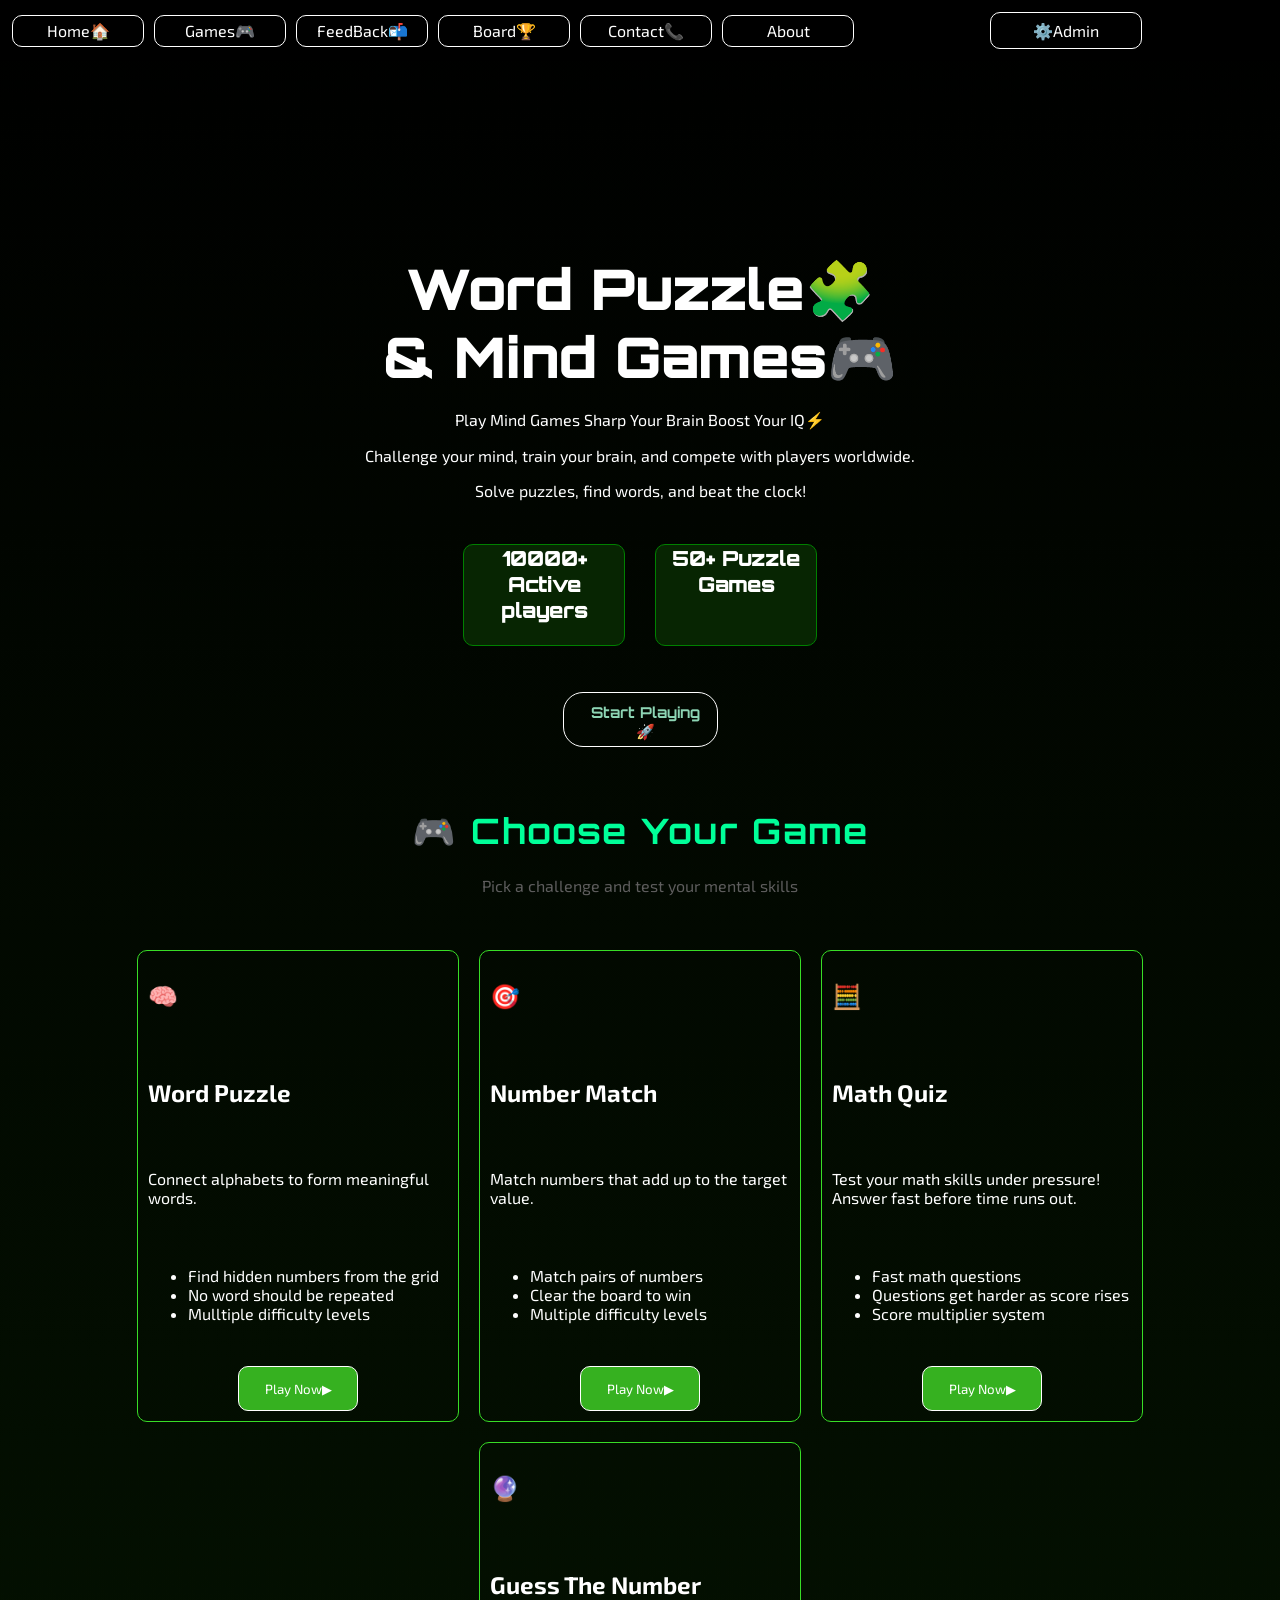
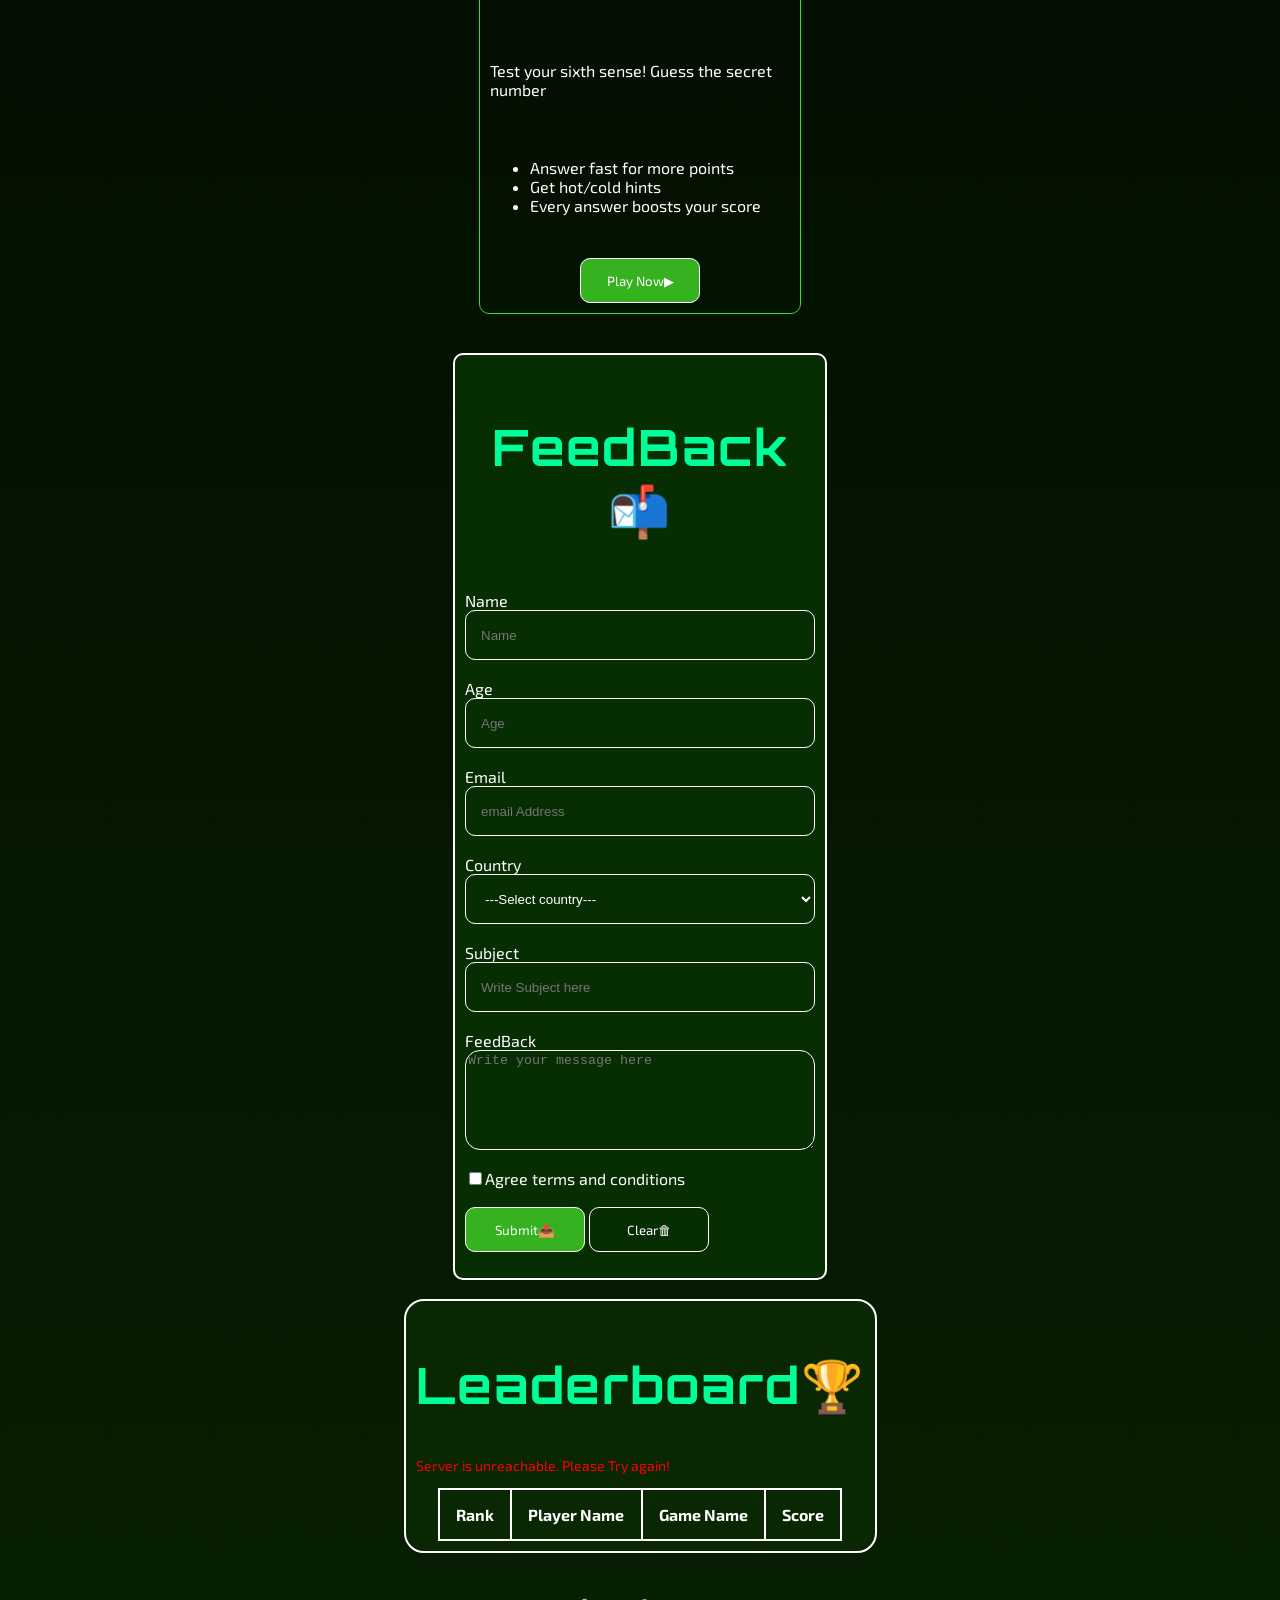
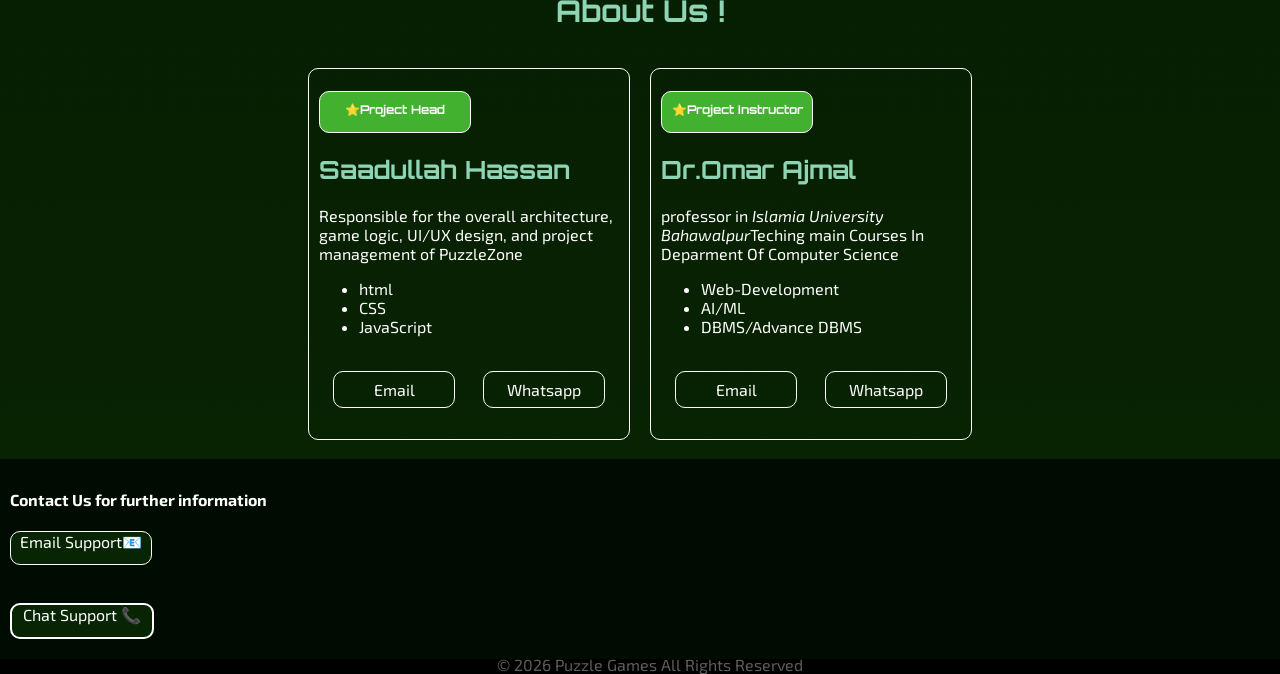
<file: index.html>
<html lang="en">

<head>
  <meta charset="UTF-8" />
  <meta name="viewport" content="width=device-width, initial-scale=1.0" />
  <title>Word Puzzle🧩 and Mind Games🎮</title>
  <link rel="preconnect" href="https://fonts.googleapis.com">
  <link rel="preconnect" href="https://fonts.gstatic.com" crossorigin>
  <link
    href="https://fonts.googleapis.com/css2?family=Exo+2:ital,wght@0,300;0,400;0,600;0,700;0,900;1,700&family=Orbitron:wght@400;700;900&display=swap"
    rel="stylesheet">
  <link href="https://fonts.googleapis.com/css2?family=Orbitron:wght@400;700&display=swap" rel="stylesheet">
  <link rel="stylesheet" href="./styles.css" />
</head>

<body>
  <header id="header">
    <nav class="games-nav">
      <a class="web-nav" href="#home">Home🏠</a>
      <a class="web-nav" href="#games">Games🎮</a>
      <a class="web-nav" href="#FeedBack">FeedBack📬</a>
      <a class="web-nav" href="#leaderboard">Board🏆</a>
      <a class="web-nav" href="#support">Contact📞</a>
      <a class="web-nav" href="#aboutUs">About</a>
      <a class="web-nav" id="admn-nav" href="./admin.html">⚙️Admin</a>
    </nav>
  </header>
  <br>
  <br>
  <br>
  <br>
  <br>
  <br>
  <br>
  <br>
  <br>
  <br>
  <br>
  <main>
    <section id="home">
      <div id="main-hd">
        <h1 id="h1-1">Word Puzzle🧩<br> <span>& Mind Games🎮</span> </h1>
        <p>Play Mind Games Sharp Your Brain Boost Your IQ⚡</p>
        <p>
          Challenge your mind, train your brain, and compete with players
          worldwide.
        </p>
        <p>Solve puzzles, find words, and beat the clock!</p>
        <div id="stats">
          <h4 id="st-01">10000+ Active players</h4>
          <h4 id="st-02">50+ Puzzle Games</h4>
        </div>
      </div>
      <br>
      <button id="st-p">Start Playing 🚀</button>
    </section>
<br>
<br>

    <h1 id="h1-3">🎮 Choose Your Game</h1>
    <p id="p-1">Pick a challenge and test your mental skills</p>
    <br>
    <section id="games">

      <div id="card-01" class="g-cards">
        <h2>🧠</h2>
        <h2 id="g-cards-h2">Word Puzzle</h2>
        <p>Connect alphabets to form meaningful words.</p>
        <ul>
          <li>Find hidden numbers from the grid</li>
          <li>No word should be repeated</li>
          <li>Mulltiple difficulty levels</li>
        </ul>
        <div id="btn-1" class="p-btns">
          <button id="wrd-p-btn" class="btns">Play Now▶ </button>
        </div>
      </div>
      <div id="card-03" class="g-cards">
        <h2>🎯</h2>
        <h2 id="g-cards-h2">Number Match</h2>
        <p>Match numbers that add up to the target value.</p>
        <ul>
          <li>Match pairs of numbers</li>
          <li>Clear the board to win</li>
          <li>Multiple difficulty levels</li>
        </ul>
        <div id="btn-3" class="p-btns">
          <button id="nmbr-match-btn" class="btns">Play Now▶</button>
        </div>
      </div>
      <div id="card-04" class="g-cards">
        <h2>🧮</h2>
        <h2 id="g-cards-h2">Math Quiz</h2>
        <p>Test your math skills under pressure! Answer fast before time runs out.</p>
        <ul>
          <li>Fast math questions</li>
          <li>Questions get harder as score rises</li>
          <li>Score multiplier system</li>
        </ul>
        <div id="btn-4" class="p-btns">
          <button id="mth-q-btn" class="btns">Play Now▶</button>
        </div>
      </div>
      <div id="card-05" class="g-cards">
        <h2>🔮</h2>
        <h2 id="g-cards-h2">Guess The Number</h2>
        <p>Test your sixth sense! Guess the secret number </p>
        <ul>
          <li>Answer fast for more points</li>
          <li>Get hot/cold hints</li>
          <li>Every answer boosts your score</li>
        </ul>
        <div id="btn-5" class="p-btns">
          <button id="Gss-nmbr-btn" class="btns">Play Now▶</button>
        </div>
      </div>
    </section>
    <br>
    <section id="FeedBack">
      <div id="fd-b" class="cont-1">
        <form action="#" method="post">
          <h3 id="fdb">FeedBack📬</h3>
          <div id="fedB-7" class="fdb-area">
            <label id="usr-name" for="name">Name
              <input id="inpt" class="inpt" type="text" placeholder="Name" />
              <span id="name-error" class="error-msg"></span>
            </label>
          </div>
          <br />
          <div id="fedB-1" class="fdb-area">
            <label id="usr-age" for="age">Age
              <input id="inpt-2" class="inpt" type="number" placeholder="Age" />
              <span id="age-error" class="error-msg"></span>
            </label>
          </div>
          <br />
          <div id="fedB-2" class="fdb-area">
            <label id="usr-mail" for="email">Email
              <input id="inpt-3" class="inpt" type="email" placeholder="email Address" required />
              <span id="email-error" class="error-msg"></span>
            </label>
          </div>
          <br />
          <div id="fedB-3" class="fdb-area">
            <label id="slct-country" for="country">Country</label>
            <select name="country" id="inpt-4" class="inpt">
              <option id="slct" value="">---Select country---</option>
              <option id="slct" value="PK">Pakistan</option>
              <option id="slct" value="US">United States</option>
              <option id="slct" value="CHI">China</option>
              <option id="slct" value="IND">India</option>
              <option id="slct" value="BAN">Bangladesh</option>
              <option id="slct" value="AFG">Afghanistan</option>
              <option id="slct" value="IRN">Iran</option>
              <option id="slct" value="Ger">Germany</option>
            </select>
            <span id="country-error" class="error-msg"></span>
          </div>
          <br />
          <div id="fedB-4" class="fdb-area">
            <label id="sbjct" for="subject">Subject
              <input id="inpt-5" class="inpt" type="text" placeholder="Write Subject here" />
              <span id="subject-error" class="error-msg"></span>
            </label>
          </div>
          <br />
          <div id="fedB-5" class="fdb-area">
            <label id="usr-fdb" for="FeedBack">FeedBack
              <textarea name="message" id="textarea" placeholder="Write your message here"></textarea>
              <span id="message-error" class="error-msg"></span>
            </label>
          </div>
          <br />
          <div id="fedB-6" class="fdb-area">
            <label for="101">
              <input name="terms" type="checkbox" id="101" required  />Agree terms and conditions
              <span id="tc-error" class="error-msg"></span>
            </label>
          </div>
          <br>
          <button type="submit" id="sub-btn" class="btns">Submit📤</button>
          <button type="reset" id="clr-btn" class="Clearbtn">Clear🗑</button>
        </form>
      </div>
    </section>

    <br>
    <section id="leaderboard">
      <div id="ld-01">
        <h2 id="ldr-hed">Leaderboard🏆</h2>
        <p id="loading-msg">Loading...</p>
        <p id="error-msg"></p>
        <table id="leaderboard-tbl">
          <thead>
          <tr id="tbl-hd">
            <th>Rank</th>
            <th>Player Name</th>
            <th>Game Name</th>
            <th>Score</th>
          </tr>
          </thead>
          <tbody id="tbl-body"> 

          </tbody>
        </table>
      </div>
    </section>
    <br>
      <div id="about-us">
         <h1 >About Us !</h1>
      </div>
      <br>
    <section id="aboutUs">
      <div id="saad">
        <p id="p-02" >⭐Project Head</p>
        <h2 id="h-name">Saadullah Hassan</h2>
        <p id="abtu-p">Responsible for the overall architecture, game logic, UI/UX design, and project management of PuzzleZone</p>
        <ul>
         <li id="skills">html</li>
         <li id="skills">CSS</li>
         <li id="skills">JavaScript</li>
         </ul>
         <br>
         <div id="cont-btns">
         <a id="cont-mail" class="abt-btn" href="mailto:saadullahhassan474@gmail.com">Email</a>
         <a id="cont-msg" class="abt-btn" href="https://wa.me/923357741537">Whatsapp</a>
         </div>
      </div>
      <div id="instructor">
        <p id="p-02">⭐Project Instructor</p>
        <h2 id="h-name">Dr.Omar Ajmal</h2>
        <p>professor in <i>Islamia University Bahawalpur</i>Teching main Courses In Deparment Of Computer Science </p>
        <ul>
         <li id="skill-1">Web-Development</li>
         <li id="skill-1">AI/ML</li>
         <li id="skill-1">DBMS/Advance DBMS</li>
        </ul>
        <br>
        <div id="cont-btns">
         <a id="cont-mail" class="abt-btn" href="mailto:omer.cs.iub@gmail.com">Email</a>
         <a id="cont-msg" class="abt-btn" href="https://wa.me/923346860593">Whatsapp</a>
        </div>
      </div>


    </section>
    <br>
    <footer id="support">
      <div class="support">
        <h4>Contact Us for further information</h4>
        <div id="e-sup"><a id="em-sup" href="mailto:saadullahhassan474@gmail.com">Email Support📧</a>
        </div>
        <br>
        <br>
        <div id="c-sup">
          <a id="ch-sup" href="https://wa.me/923357741537">Chat Support 📞</a>
        </div>
      </div>
      <P id="p-1">© 2026 Puzzle Games All Rights Reserved</p>
    </footer>
  </main>
   <div id="name-modal" class="hidden">
     <div id="modal-box">
        <h2>Enter Your Name</h2>
        <input type="text" id="player-name" placeholder="Your Name" />
        <button id="start-game-btn">Start Game</button>
     </div>
   </div>
   <div id="guess-game" class="hidden">
    <div id="guess-box">
        <h2>Guess The Number 🔮</h2>
        <p id="guess-player-name"></p>
        <p id="guess-hint">Guess a number between 1 and 100</p>
        <input type="number" id="guess-input" placeholder="Enter your guess" />
        <button id="guess-btn" class="btns">Guess!</button>
        <p id="guess-result"></p>
        <p id="guess-tries"></p>
    </div>
</div>
      <script src="./app.js"></script>
</body>

</html>
</file>
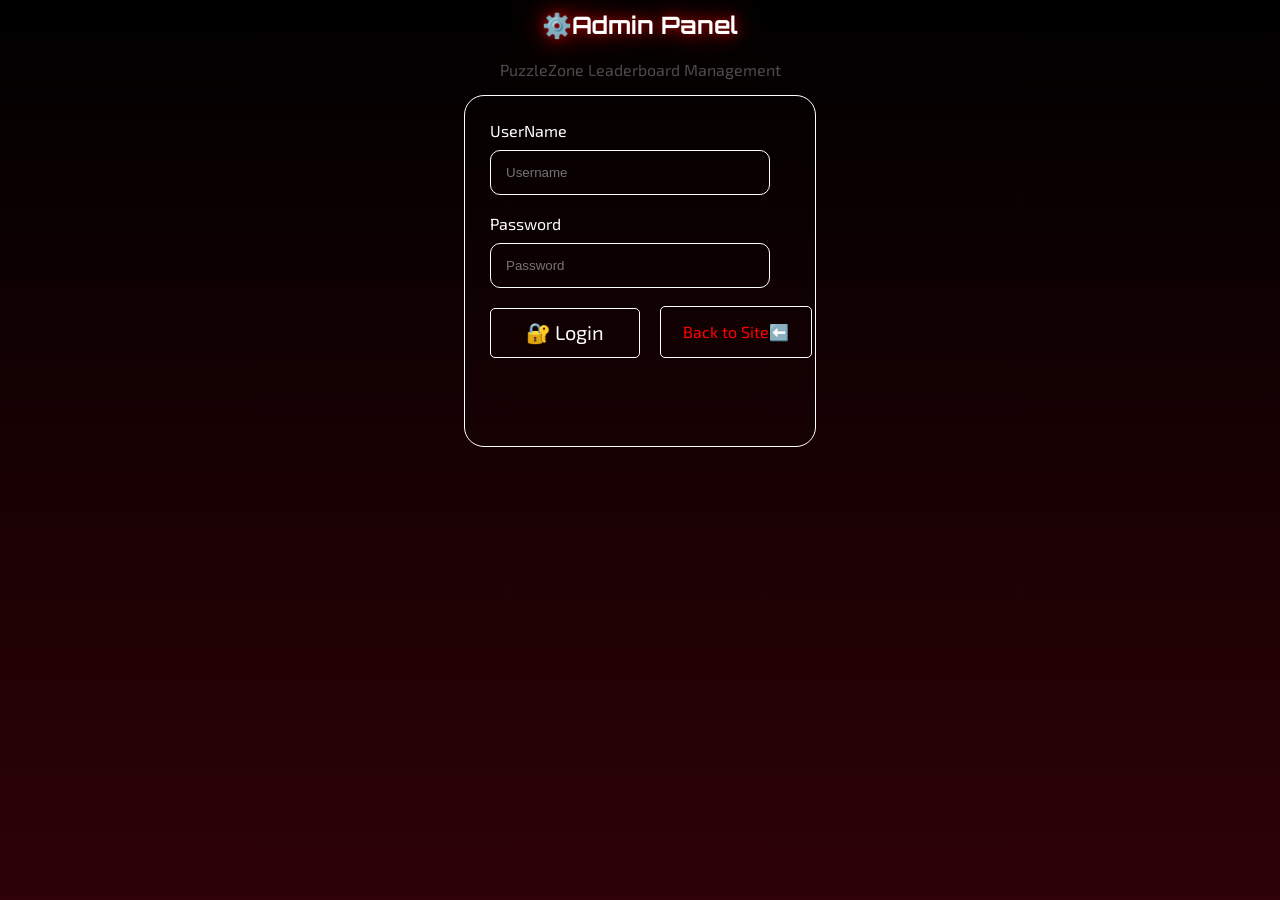
<file: admin.html>
<html lang="en">
  <head>
    <meta charset="UTF-8" />
    <meta name="viewport" content="width=device-width, initial-scale=1.0" />
    <title>Admin Panel</title>
    <link rel="preconnect" href="https://fonts.googleapis.com" />
    <link rel="preconnect" href="https://fonts.gstatic.com" crossorigin />
    <link
      href="https://fonts.googleapis.com/css2?family=Exo+2:ital,wght@0,300;0,400;0,600;0,700;0,900;1,700&family=Orbitron:wght@400;700;900&display=swap"
      rel="stylesheet"
    />
    <link
      href="https://fonts.googleapis.com/css2?family=Orbitron:wght@400;700&display=swap"
      rel="stylesheet"
    />
    <link rel="stylesheet" href="./styles.css" />
  </head>

  <body class="admin-page">
    <section id="password">
      <h1 id="admn-hd">⚙️Admin Panel</h1>
      <p id="main-p">PuzzleZone Leaderboard Management</p>
      <div id="log-sys">
        <label for="name"
          >UserName
          <input
            class="user-cred"
            type="text"
            placeholder="Username"
            required
          />
        </label>
        <br />
        <label for="password"
          >Password
          <input
            class="user-cred"
            type="password"
            placeholder="Password"
            required
          />
        </label>
        <div id="loginBtns">
          <button type="submit" id="log-in">🔐 Login</button>
          <a id="goBack" href="./index.html">Back to Site⬅️</a>
        </div>
        <p id="err-msg">❌ Wrong username or password.</p>
      </div>
    </section>

    <section id="admin-Panel">
      <h3 id="wlcm">Welcome Back Saad</h3>
      <h1 id="admin-hd">⚙️ PuzzleZone Admin</h1>
      <p id="admin-p">👤 admin</p>
      <div id="back-link">
        <a id="goBack" href="./index.html">Back to Site⬅️</a>
      </div>
    </section>

    <section id="statics">
      <div id="admin-stats">
        <h3 class="admn-stats">👥 Total Players :</h3>
        <h3 class="admn-stats">🏆 Highest Score :</h3>
        <h3 class="admn-stats">📬 Total Feedback :</h3>
      </div>
    </section>
    <section id="management">
        <h2 id="ld-mng">🏆 Leaderboard Management</h2>
      <div id="ldr-mng">
        <table id="admin-table">
          <thead>
            <tr>
              <th>Rank</th>
              <th>Player</th>
              <th>Game</th>
              <th>Score</th>
              <th>Date</th>
              <th>Actions</th>
            </tr>
          </thead>
          <tbody id="admin-tbody"></tbody>
        </table>
      </div>
    </section>
    <section id="admn-settings">
      <div id="edit">
        <h3>✏️ Edit Entry</h3>
        <label
          >Player Name
          <input type="text" id="edit-name" class="admin-inpt" />
        </label>
        <label
          >Score
          <input type="number" id="edit-score" class="admin-inpt" />
        </label>
        <div id="admn-btns">
         <button id="save-edit" class="admn-btn">💾 Save</button>
         <button id="cancel-edit" class="admn-btn">❌ Cancel</button>
        </div>
      </div>
    </section>
    <section  id="admin-fdb">
      <div id="feedback-mng">
        <h2 id="fdb-mng">📬 Feedback Management</h2>
        <table id="feedback-table">
          <thead>
            <tr>
              <th>Name</th>
              <th>Email</th>
              <th>Subject</th>
              <th>Message</th>
              <th>Date</th>
              <th>Action</th>
            </tr>
          </thead>
          <tbody id="feedback-tbody"></tbody>
        </table>
      </div>
    </section>

    <script src="./admin.js"></script>
  </body>
</html>
</file>
<file: styles.css>
body{
    background: linear-gradient(black,  #082502);
    font-family: "Exo 2", sans-serif ;
    padding: 0px;
    margin: 0px;
    color: white;
    scroll-behavior: smooth;
}

html{
  scroll-behavior: smooth;
}

nav{
    display: flex;
    justify-content: center;
    align-items: center;
    flex-wrap: wrap;
    gap: 10px;
    padding: 12px;
    background-color: black;
    position: fixed;
    top: 0;
    left: 0;
    width: 100%;
    z-index: 1000; 
    box-sizing: border-box;
    font-family: 'Exo 2', sans-serif;
    transition: 0.3s;
}

nav:hover{
        box-shadow:
        0 0 10px yellowgreen,
        0 0 20px yellowgreen,
        0 0 40px yellowgreen;
}


.web-nav{
    width: 130px;
    height: 30px;
    text-align: center;
    background-color: transparent;
    border-radius: 10px;
    border: 1px solid white;
    transition: 0.3s;

}

.web-nav:hover{
    transform: translateY(1px);
    color: red;
}

.games-nav{
    position: fixed;
    top: 0;
    left: 0;
}

#admn-nav{
    width: 150px;
    height: 35px;
    margin: auto;
    border: 1px solid white;
    border-radius: 10px;
    color: white;
    transition: 0.3s;

}

#admn-nav:hover{
    transform: translateY(2px);
    box-shadow:
        0 0 10px darkred,
        0 0 20px darkred,
        0 0 40px darkred;

}

#stats{
    display: flex;
    justify-content: center;
    gap: 30px;
}

#st-01, #st-02{
    font-family: 'Orbitron', sans-serif;
    font-size: 1.3rem;
    font-weight: 900;
    width: 160px;
    height: 100px;
    background-color: #072502;
    border: 1px solid green;
    border-radius: 10px;
    transition: 0.3s;
}

.btns {
    width: 120px;
    height: 45px;
    background-color: #36b120;
    border: 1px solid white;
    border-radius: 10px;
    transition: 0.4s;
    color: white;
    cursor: pointer;
    font-family: 'Exo 2', sans-serif
}

#clr-btn{
    width: 120px;
    height: 45px;
    text-align: center;
    justify-content: center;
    margin: auto;
    border: 1px solid white;
    border-radius: 10px;
    background-color: transparent;
    transition: 0.3s;
    cursor: pointer;
    color: white;
    font-family: 'Exo 2', sans-serif
}

#clr-btn:hover{
    transform: scale(1.1);
    border-color: red;
    color: red;
}

#games{
    display: flex;
    justify-content: center;
    flex-wrap: wrap;
    padding: 20px;
    gap: 20px;
}

.g-cards{
    display: flex;
    flex-direction: column;
    flex-wrap: wrap;
    justify-content: space-between;
    width: 300px;
    height: 450px;
    background-color: transparent;
    border: 1px solid rgb(56, 221, 38);
    border-radius: 10px;
    padding: 10px;
    transition: 0.3s;
    cursor: pointer;

}

.g-cards:hover{
    transform: translateY(-10px);
    box-shadow: 
    0 0 10px greenyellow,
    0 0 20px greenyellow,
    0 0 40px greenyellow;
}


.p-btns{
    display: flex;
    justify-content: center;
}

.btns:hover{
    transform: scale(1.1);

}

#h1-1{
    font-family: 'Orbitron', sans-serif;
    font-size: clamp(2rem, 5vw, 3.5rem);
    font-weight: 900;
    line-height: 1.2;
    margin-bottom: 20px;
    text-shadow: 0 0 30px  linear-gradient rgb(0, 255, 136, .5);
}

#h1-3{
    text-align: center;
    font-family: 'Orbitron', sans-serif;
    font-size: 35px;
    font-weight: 700;
    color: #00ff99;
    letter-spacing: 2px;
}
#p-1{
    text-align: center;
    color: rgb(94, 93, 93);
}

#st-p{
    display: flex;
    justify-content: center;
    font-family: 'Orbitron', sans-serif;
    font-size: 15px;
    font-weight: 700;
    color: #8dd5b4;
    padding: 10px 10px 20px 20px;
    width: 155px;
    height: 55px;
    margin: auto;
    border: 1px solid white;
    background-color: transparent;
    border-radius: 20px;
    cursor: pointer;
    transition: 0.3s;
}

#st-p:hover{
    transform: translateY(-10px);
    box-shadow: 
    0 0 10px greenyellow,
    0 0 20px greenyellow,
    0 0 40px greenyellow;
}



#fd-b{
    margin: auto;
    padding: 10px;
    width: 350;
    height: fit-content;
    background-color: rgb(7, 45, 3);
    border: 2px solid white;
    border-radius: 10px;
    transition: 0.3s;
    cursor: pointer;

}

#fd-b:hover{
    transform: translateY(-10px);
    box-shadow: 
    0 0 10px greenyellow,
    0 0 20px greenyellow,
    0 0 40px greenyellow;
}

#fdb{
    text-align: center;
    font-family: 'Orbitron', sans-serif;
    font-size: 50px;
    font-weight: 700;
    color: #00ff99;
    letter-spacing: 2px;

}

.fdb-area{
    display: flex;
    flex-direction: column;

}

.inpt{
    width: 100%;
    height: 50px;
    border: 1px solid white;
    border-radius: 10px;
    padding-left: 15px;
    background-color: transparent;
    justify-content: center;
    color: white;
}

#textarea{
    color: white;
}

#slct{
    color: black;
}

#textarea{
    width: 100%;
    height: 100px;
    background-color: transparent;
    border: 1px solid white;
    border-radius:15px;

}

.error-msg {
    color: red;
    font-size: 12px;
}

#e-sup{
    width: 140px;
    height: 32px;
    background-color: #072502;
    border: 1px solid white;
    border-radius: 10px;
    transition: 0.3s;
    cursor: pointer;
}
#c-sup{
    width: 140px;
    height: 32px;
    background-color: #072502;
    border: 2px solid white;
    border-radius: 10px;
    transition: 0.3s;
    cursor: pointer;
}
#c-sup:hover{
    transform: scale(1.1);
}
#e-sup:hover{
    transform: scale(1.1);
}

a{
    text-decoration: none;
    color: white;
    justify-content: center;
    display: flex;
    align-items: center;
}

#main-hd{
    text-align: center;


}

#ld-01{
    padding: 10px;
    width: fit-content;
    height: fit-content;
    flex-wrap: wrap;
    margin: auto;
    background-color: #082702;
    border: 2px solid white;
    border-radius: 20px;
    transition: 0.3s;
    cursor: pointer;
    
}

#loading-msg {
    display: none;
}

#error-msg {
    color: red;
    font-size: 14px;
}

table{
    width: 90%;
    margin: auto;
    border-collapse: collapse;
    text-align: center;

}

th, td{
    border: 2px solid white;
    padding: 15px;
    color: white;
}

#ld-01:hover{
    transform: translateY(-10px);
    box-shadow: 
    0 0 10px greenyellow,
    0 0 20px greenyellow,
    0 0 40px greenyellow;
}



#ldr-hed{
    text-align: center;
    font-family: 'Orbitron', sans-serif;
    font-size: 50px;
    font-weight: 700;
    color: #00ff99;
    letter-spacing: 2px;
}

#aboutUs{
    display: flex;
    flex-wrap: wrap;
    justify-content: center;
    gap: 20px;
}

#about-us{
    text-align: center;
    font-family: 'Orbitron', sans-serif;
    font-size: 15px;
    font-weight: 700;
    color: #8dd5b4;
}

#saad{
    width: 300px;
    height: 350px;
    padding: 10px;
    background-color: transparent;
    border: 1px solid white;
    border-radius: 10px;
    transition: 0.3s;
    cursor: pointer;

}


#instructor{
    width: 300px;
    height: 350px;
    padding: 10px;
    background-color: transparent;
    border: 1px solid white;
    border-radius: 10px;
    transition: 0.3s;
    cursor: pointer;
}

#h-name{
    font-family: 'Orbitron', sans-serif;
    font-size: 25px;
    font-weight: 700;
    color: #8dd5b4;
}

#avtar{
    font-size: 45px;
    text-align: center;

}

.abt-btn{
    width: 120px;
    height: 35px;
    background-color: transparent;
    border: 1px solid white;

    border-radius: 10px;
    transition: 0.4s;
    color: white;
    cursor: pointer;
    font-family: 'Exo 2', sans-serif;
    transition: 0.3s;
}

.abt-btn:hover{
    transform: scale(1.1);
}

#cont-btns{
    display: flex;
    flex-direction: row;
    flex-wrap: wrap;
    justify-content: space-around;
    text-align: center;
}

#saad:hover, #instructor:hover{
    transform: translateY(-10px);
    box-shadow: 
     0 0 10px greenyellow,
     0 0 20px greenyellow,
     0 0 40px greenyellow;

}

#p-02{
    text-align: center;
    padding-top: 10px;
    width: 150px;
    height: 30px;
    font-family: 'Orbitron', sans-serif;
    font-size: 12px;
    font-weight: 700;
    color: #ffffff;
    border: 1px solid white;
    border-radius: 10px;
    background-color: #43b130;
}


footer{
    padding: 10px;
    width: 100%;
    height: 180px;
    background-color: rgb(0, 12, 1);
}

.admin-page{
    background: linear-gradient(black,  #2e0206);
    font-family: "Exo 2", sans-serif ;
    padding: 10px;
    margin: 0px;
    color: white;
    overflow-x: hidden;
    
}

#admn-hd{
    justify-content: center;
    text-align: center;
    cursor: pointer;
    font-family: 'Orbitron', sans-serif;
    text-shadow: 
        0 0 10px darkred,
        0 0 20px darkred,
        0 0 40px darkred;

}

#main-p{
    text-align: center;
    color: #4c4c4c;
}

#log-sys{
    display: flex;
    flex-direction: column;
    flex-wrap: wrap;
    width: 300px;
    height: 300px;
    margin: auto;
    padding: 25px;
    border: 1px solid white;
    border-radius: 20px;
    background-color: transparent;
    transition: 0.3s;
}

#log-sys:hover{
    box-shadow:
    0 0 10px darkred,
    0 0 20px darkred,
    0 0 40px darkred;
}

#log-sys input{
    width: 280px;
    height: 45px;
    margin-top: 10px;
    padding-left: 15px;
    border: 1px solid white;
    border-radius: 10px;
    background-color: transparent;
    color: white;
}

#log-in{
    width: 150px;
    height: 50px;
    margin-top: 20px;
    border: 1px solid white;
    border-radius: 5px;
    background-color: transparent;
    color: white;
    cursor: pointer;
    transition: 0.3s;
    font-size: 20px;
    font-family: 'Exo 2', sans-serif;
}

#log-in:hover{
    transform: scale(1.05);
    box-shadow:
    0 0 10px darkred,
    0 0 20px darkred,
    0 0 40px darkred;
}



#loginBtns{
    display: flex;
    align-items: end;
    font-family: 'Exo 2', sans-serif;
    gap: 20px;
}

#err-msg{
    text-align: center;
    margin-top: 30px;
    color: #ff4d6d;
    font-family: 'Exo 2', sans-serif;
    font-size: small;
}

#wlcm{
    display: flex;
    justify-content: center;
    font-size: 30px;
    font-family: 'Orbitron', sans-serif;
    border-radius: 10px;
    text-shadow:
        0 0 10px darkred,
        0 0 20px darkred,
        0 0 40px darkred;

}


#goBack{
    width: 150px;
    height: 50px;
    border: 1px solid white;
    border-radius: 5px;
    transition: 0.3s;
    color: red;
    font-family: 'Exo 2', sans-serif;

}

#back-link{
    display: flex;
    justify-content: center;
}

#goback:hover{
    transform: translateY(3px);
    box-shadow: 
        0 0 10px darkred,
        0 0 20px darkred,
        0 0 40px darkred;
}

#settings{
    width: 92%;
    margin: auto;
    margin-top: 40px;
    padding: 20px;
}

#hd-1{
    font-family: 'Orbitron', sans-serif;
    font-size: 32px;
    text-align: center;
    border: 1px solid white;
    border-radius: 10px;
    padding-bottom: 15px;
    transition: 0.3s;
    box-shadow: 
      0 0 10px darkred,
      0 0 20px darkred,
      0 0 40px darkred;
}

#admin-hd{
    text-align: center;
    text-shadow: 
      0 0 10px darkred,
      0 0 20px darkred,
      0 0 40px darkred;
}

#admin-p{
    text-align: center;
    color: #4c4c4c;
}


.admn-btns:hover{
    transform: translateY(-5px);
    box-shadow:
    0 0 10px crimson,
    0 0 20px crimson,
    0 0 40px crimson;
}

#admin-stats{
    display: flex;
    justify-content: center;
    gap: 30px;
    flex-wrap: wrap;
    font-family: 'Exo 2', sans-serif;
}

.admn-stats{
    text-align: center;
    width: 160px;
    height: 70px;
    border: 1px solid white;
    border-radius: 8px;
    background-color: transparent;
}

#ld-mng{
    text-align: center;
    font-family: 'Exo 2', sans-serif;
}

#ldr-mng{
    width: 550px;
    height: fit-content;
    margin: auto;
    border: 1px solid white;
    border-radius: 15px;
    background-color: transparent;
}

#fdb-mng{
    text-align: center;
}

#edit {
    flex-direction: column;
    gap: 15px;
    width: 250px;
    height: fit-content;
    margin: 20px auto;
    padding: 20px;
    border: 1px solid darkred;
    border-radius: 10px;
}

.admn-btn{
    width: 150px;
    height: 50px;
    margin-top: 20px;
    border: 1px solid white;
    border-radius: 5px;
    background-color: transparent;
    color: white;
    cursor: pointer;
    transition: 0.3s;
    font-size: 20px;
    font-family: 'Exo 2', sans-serif;
}

#admn-btns{
    display: flex;
    gap: 10px;
}

.admn-btn:hover{
    transform: translateY(1px);
    box-shadow: 
       0px 0px 10px darkred,
       0px 0px 20px darkred,
       0px 0px 40px darkred;
}

#wrd-pzl{
    border: 1px soli white;
}



#quiz-box{

    font-family: 'Exo 2', sans-serif;

}

#math-quiz{
    display: flex;
    flex-direction: column;
    flex-wrap: wrap;
    width: 300px;
    height: 250px;
    margin: auto;
    padding: 25px;
    gap: 30px;
    border: 1px solid white;
    border-radius: 20px;
    background-color: transparent;
    transition: 0.3s;
    cursor: pointer;
    font-family: 'Exo 2', sans-serif;
}

#math-quiz:hover{
    box-shadow: 
        0 0 10px darkred,
        0 0 20px darkred,
        0 0 40px darkred;
}

.admin-inpt{
    width: 250px;
    height: 35px;
    border: 1px solid white;
    border-radius: 8px;
    background-color: transparent;
    color: white;

}

#name-modal {
    position: fixed;
    top: 0;
    left: 0;
    width: 100%;
    height: 100%;
    background: rgba(0, 0, 0, 0.8);
    justify-content: center;
    align-items: center;
}

#modal-box {
    background: #1a1a1a;
    display: flex;
    padding: 30px;
    border-radius: 10px;
    text-align: center;
    flex-direction: column;
    gap: 15px;
}

#num-grid {
    display: flex;
    flex-wrap: wrap;
    gap: 10px;
    justify-content: center;
    margin-top: 10px;
}

.hidden {
    display: none;
}

.matched {
    background-color: #1a5c1a;
    opacity: 0.5;
    cursor: not-allowed;
}

.wrong {
    background-color: red;
}

#guess-game {
    position: fixed;
    top: 0;
    left: 0;
    width: 100%;
    height: 100%;
    background: rgba(0, 0, 0, 0.9);
    display: none;
    justify-content: center;
    align-items: center;
}

#guess-box {
    background: #1a1a1a;
    padding: 30px;
    border-radius: 10px;
    text-align: center;
    display: flex;
    flex-direction: column;
    gap: 15px;
    border: 1px solid greenyellow;
}

#guess-input {
    width: 200px;
    height: 45px;
    padding-left: 15px;
    border: 1px solid white;
    border-radius: 10px;
    background-color: transparent;
    color: white;
    font-size: 18px;
    margin: auto;
}

#num-grid {
    display: flex;
    flex-wrap: wrap;
    gap: 10px;
    justify-content: center;
    margin-top: 10px;
}

.num-btn {
    width: 60px;
}

.selected {
    background-color: orange;
}

.matched {
    display: none;
}

#guess-input.hidden-input {
    display: none;
}
#guess-btn.hidden-btn {
    display: none;
}

.hide-element {
    display: none;
}

@media(max-width:768px){


    #log-sys{
        width: 90%;
        padding: 20px;
    }

    #log-sys input{
        width: 95%;
    }

        #admin-Panel{
        flex-direction: column;
        gap: 15px;
    }

    


}
</file>
